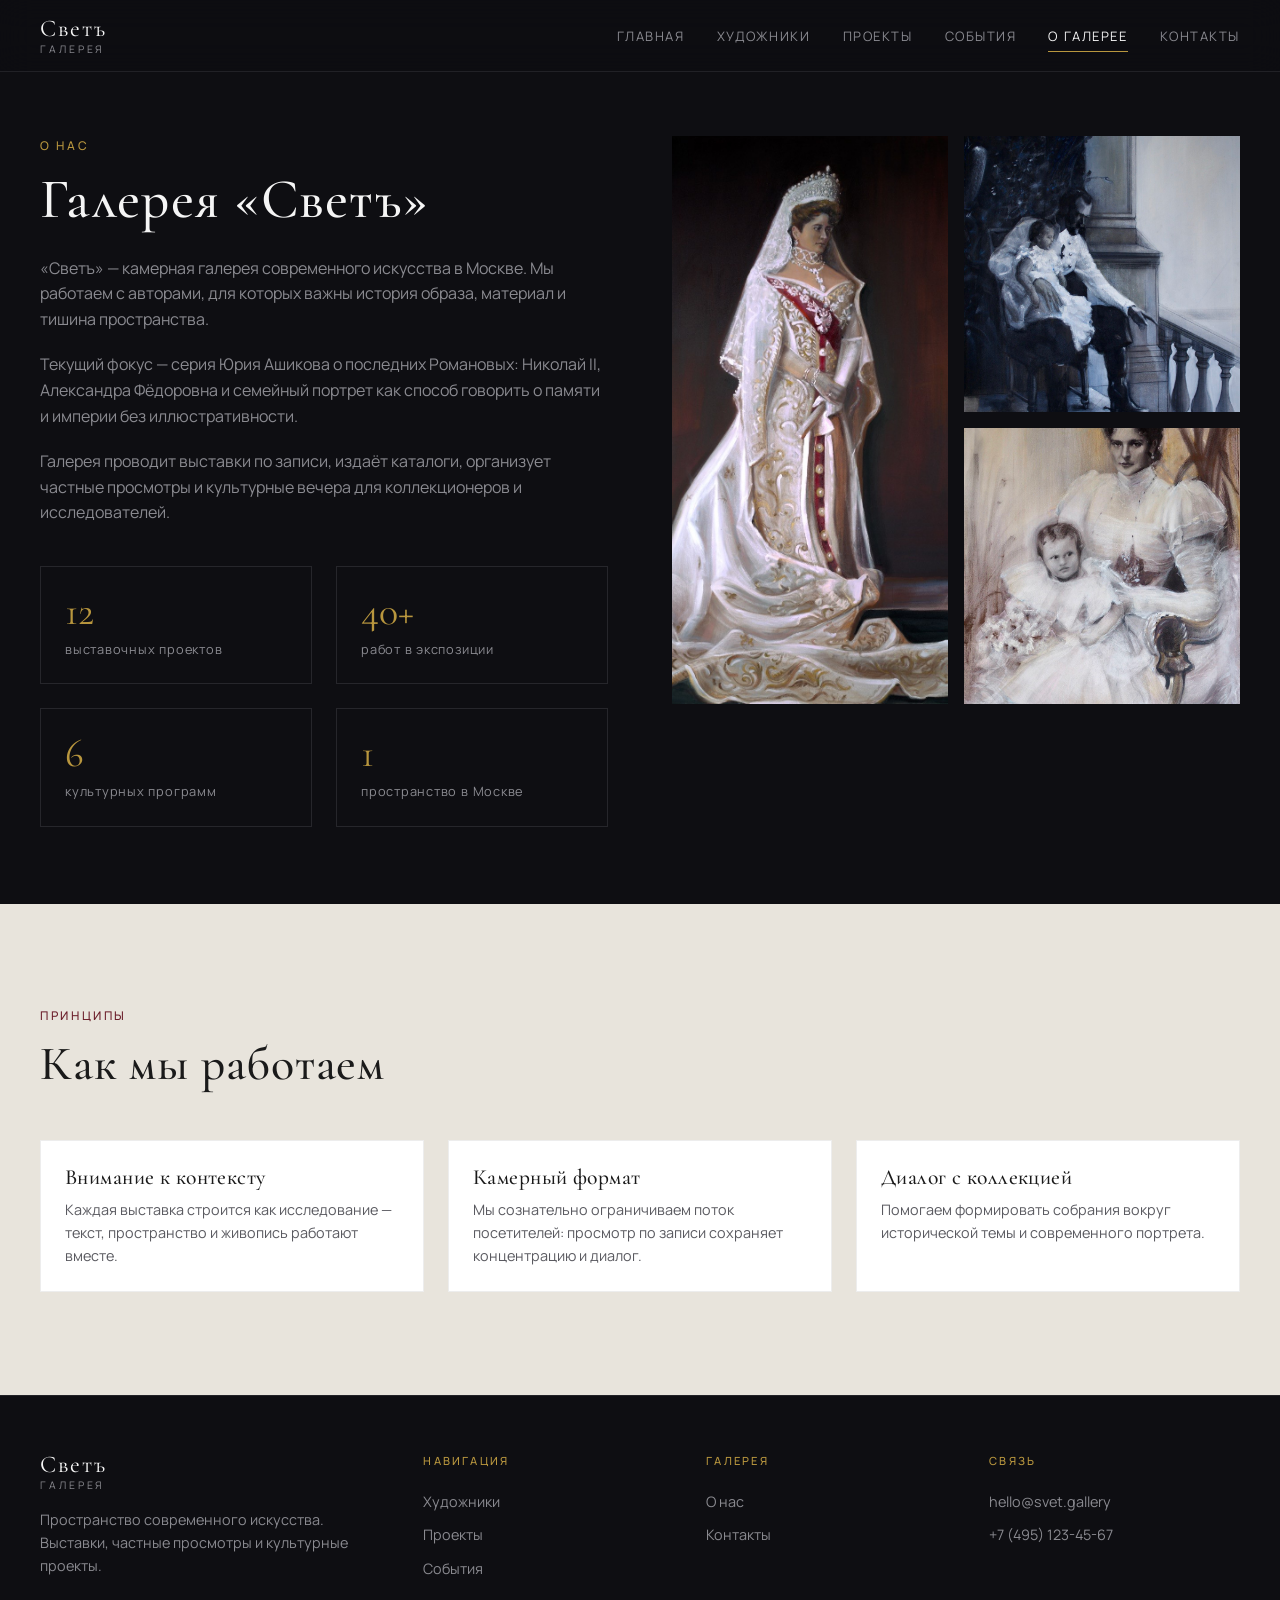
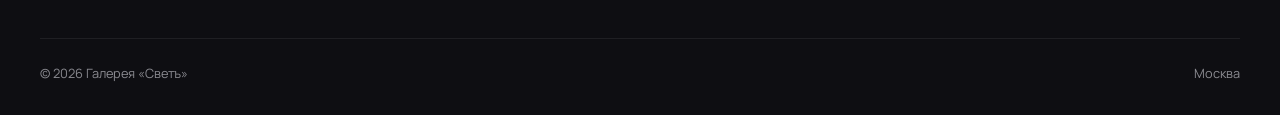
<file: about.html>
<!DOCTYPE html>
<html lang="ru">
<head>
  <meta charset="UTF-8" />
  <meta name="viewport" content="width=device-width, initial-scale=1" />
  <title>О галерее — Галерея Светъ</title>
  <meta name="description" content="О галерее Светъ — пространство современного искусства в Москве." />
  <link rel="preconnect" href="https://fonts.googleapis.com" />
  <link rel="preconnect" href="https://fonts.gstatic.com" crossorigin />
  <link href="https://fonts.googleapis.com/css2?family=Cormorant+Garamond:ital,wght@0,400;0,500;0,600;1,400&family=Manrope:wght@300;400;500;600&display=swap" rel="stylesheet" />
  <link rel="stylesheet" href="css/styles.css" />
</head>
<body>
  <header class="site-header">
    <div class="container nav">
      <a href="index.html" class="logo">Светъ<span>галерея</span></a>
      <button class="nav-toggle" aria-label="Меню" aria-expanded="false"><span></span><span></span><span></span></button>
      <nav class="nav-links" aria-label="Основная навигация">
        <a href="index.html">Главная</a>
        <a href="artists.html">Художники</a>
        <a href="projects.html">Проекты</a>
        <a href="events.html">События</a>
        <a href="about.html">О галерее</a>
        <a href="contact.html">Контакты</a>
      </nav>
    </div>
  </header>

  <main>
    <div class="container about-layout">
      <div>
        <p class="eyebrow">О нас</p>
        <h1>Галерея «Светъ»</h1>
        <div class="prose">
          <p>«Светъ» — камерная галерея современного искусства в Москве. Мы работаем с авторами, для которых важны история образа, материал и тишина пространства.</p>
          <p>Текущий фокус — серия Юрия Ашикова о последних Романовых: Николай II, Александра Фёдоровна и семейный портрет как способ говорить о памяти и империи без иллюстративности.</p>
          <p>Галерея проводит выставки по записи, издаёт каталоги, организует частные просмотры и культурные вечера для коллекционеров и исследователей.</p>
        </div>
        <div class="stats">
          <div class="stat"><div class="num">12</div><div class="label">выставочных проектов</div></div>
          <div class="stat"><div class="num">40+</div><div class="label">работ в экспозиции</div></div>
          <div class="stat"><div class="num">6</div><div class="label">культурных программ</div></div>
          <div class="stat"><div class="num">1</div><div class="label">пространство в Москве</div></div>
        </div>
      </div>
      <div class="about-visual">
        <figure class="tall"><img src="works/01-alexandra-court.jpg" alt="Экспозиция" /></figure>
        <figure class="sq"><img src="works/04-series-grid-b.jpg" alt="Деталь серии" /></figure>
        <figure class="sq"><img src="works/05-alexandra-child.jpg" alt="Работа из серии" /></figure>
      </div>
    </div>

    <section class="section section-ivory mt-section">
      <div class="container">
        <div class="section-head">
          <p class="eyebrow">Принципы</p>
          <h2 class="section-title">Как мы работаем</h2>
        </div>
        <div class="card-grid">
          <div class="card">
            <div class="card-body">
              <h3>Внимание к контексту</h3>
              <p>Каждая выставка строится как исследование — текст, пространство и живопись работают вместе.</p>
            </div>
          </div>
          <div class="card">
            <div class="card-body">
              <h3>Камерный формат</h3>
              <p>Мы сознательно ограничиваем поток посетителей: просмотр по записи сохраняет концентрацию и диалог.</p>
            </div>
          </div>
          <div class="card">
            <div class="card-body">
              <h3>Диалог с коллекцией</h3>
              <p>Помогаем формировать собрания вокруг исторической темы и современного портрета.</p>
            </div>
          </div>
        </div>
      </div>
    </section>
  </main>

  <footer class="site-footer">
    <div class="container">
      <div class="footer-grid">
        <div class="footer-brand">
          <div class="logo">Светъ<span>галерея</span></div>
          <p>Пространство современного искусства. Выставки, частные просмотры и культурные проекты.</p>
        </div>
        <div class="footer-col">
          <h4>Навигация</h4>
          <a href="artists.html">Художники</a>
          <a href="projects.html">Проекты</a>
          <a href="events.html">События</a>
        </div>
        <div class="footer-col">
          <h4>Галерея</h4>
          <a href="about.html">О нас</a>
          <a href="contact.html">Контакты</a>
        </div>
        <div class="footer-col">
          <h4>Связь</h4>
          <a href="mailto:hello@svet.gallery">hello@svet.gallery</a>
          <a href="tel:+74951234567">+7 (495) 123-45-67</a>
        </div>
      </div>
      <div class="footer-bottom">
        <span>© 2026 Галерея «Светъ»</span>
        <span>Москва</span>
      </div>
    </div>
  </footer>
  <script src="js/main.js"></script>
</body>
</html>
</file>
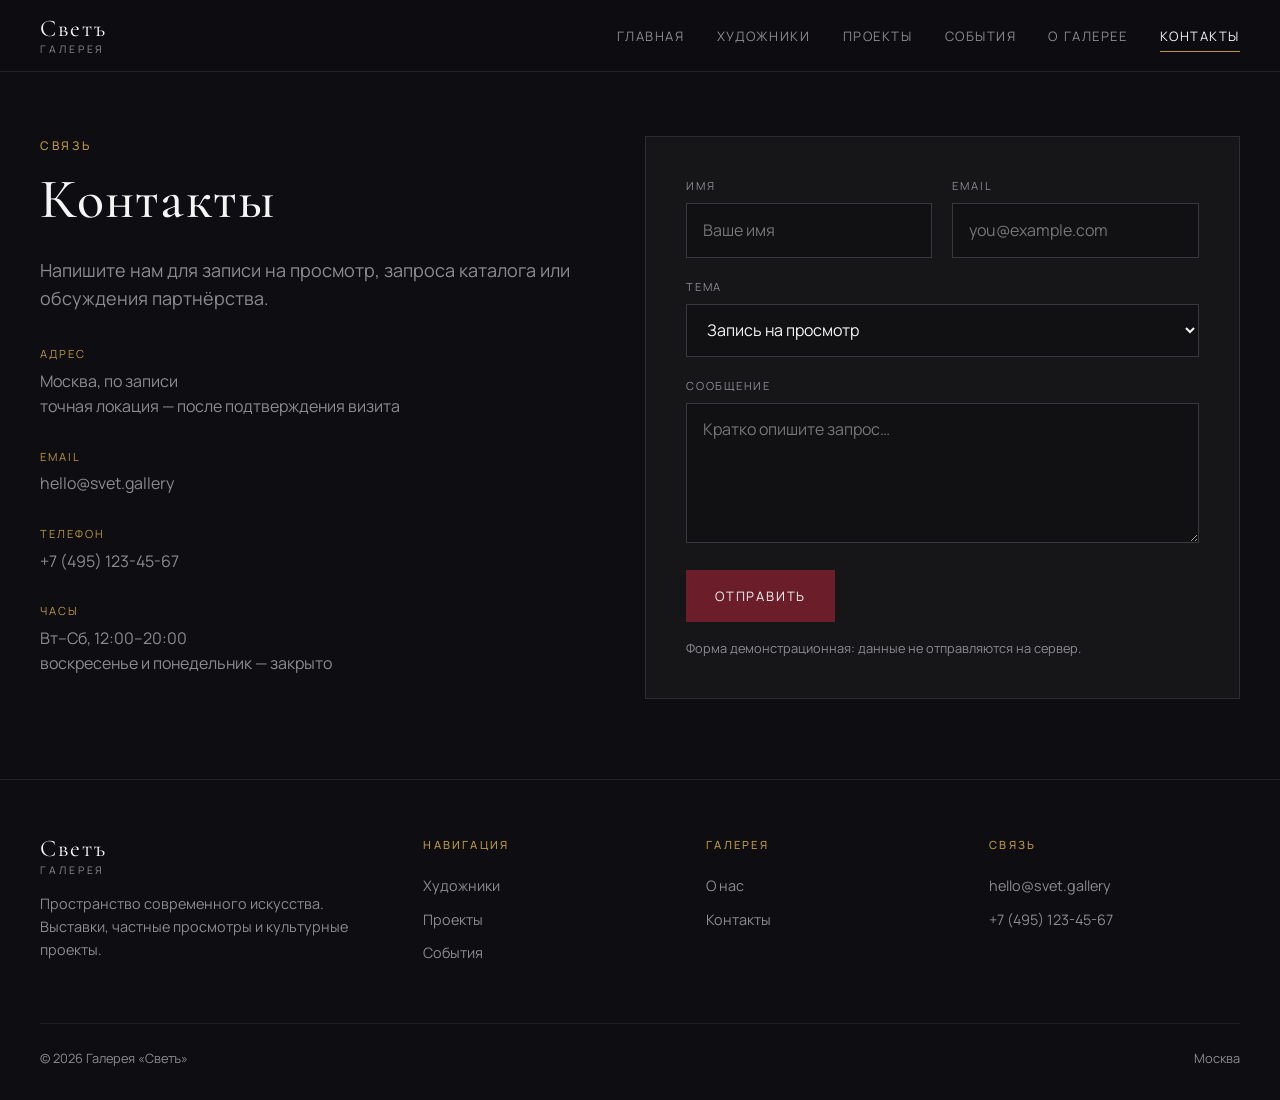
<file: contact.html>
<!DOCTYPE html>
<html lang="ru">
<head>
  <meta charset="UTF-8" />
  <meta name="viewport" content="width=device-width, initial-scale=1" />
  <title>Контакты — Галерея Светъ</title>
  <meta name="description" content="Связаться с галереей Светъ: запись на просмотр, запрос каталога, партнёрство." />
  <link rel="preconnect" href="https://fonts.googleapis.com" />
  <link rel="preconnect" href="https://fonts.gstatic.com" crossorigin />
  <link href="https://fonts.googleapis.com/css2?family=Cormorant+Garamond:ital,wght@0,400;0,500;0,600;1,400&family=Manrope:wght@300;400;500;600&display=swap" rel="stylesheet" />
  <link rel="stylesheet" href="css/styles.css" />
</head>
<body>
  <header class="site-header">
    <div class="container nav">
      <a href="index.html" class="logo">Светъ<span>галерея</span></a>
      <button class="nav-toggle" aria-label="Меню" aria-expanded="false"><span></span><span></span><span></span></button>
      <nav class="nav-links" aria-label="Основная навигация">
        <a href="index.html">Главная</a>
        <a href="artists.html">Художники</a>
        <a href="projects.html">Проекты</a>
        <a href="events.html">События</a>
        <a href="about.html">О галерее</a>
        <a href="contact.html">Контакты</a>
      </nav>
    </div>
  </header>

  <main>
    <div class="container contact-layout">
      <div>
        <p class="eyebrow">Связь</p>
        <h1>Контакты</h1>
        <p class="lead">Напишите нам для записи на просмотр, запроса каталога или обсуждения партнёрства.</p>
        <dl class="contact-details">
          <div>
            <dt>Адрес</dt>
            <dd>Москва, по записи<br />точная локация — после подтверждения визита</dd>
          </div>
          <div>
            <dt>Email</dt>
            <dd><a href="mailto:hello@svet.gallery">hello@svet.gallery</a></dd>
          </div>
          <div>
            <dt>Телефон</dt>
            <dd><a href="tel:+74951234567">+7 (495) 123-45-67</a></dd>
          </div>
          <div>
            <dt>Часы</dt>
            <dd>Вт–Сб, 12:00–20:00<br />воскресенье и понедельник — закрыто</dd>
          </div>
        </dl>
      </div>

      <div class="contact-form">
        <div class="form-success" id="form-success" role="status"></div>
        <form id="contact-form" novalidate>
          <div class="form-row">
            <div class="field">
              <label for="name">Имя</label>
              <input id="name" name="name" type="text" required autocomplete="name" placeholder="Ваше имя" />
            </div>
            <div class="field">
              <label for="email">Email</label>
              <input id="email" name="email" type="email" required autocomplete="email" placeholder="you@example.com" />
            </div>
          </div>
          <div class="field">
            <label for="topic">Тема</label>
            <select id="topic" name="topic">
              <option value="visit">Запись на просмотр</option>
              <option value="catalog">Запрос каталога</option>
              <option value="event">Событие / приглашение</option>
              <option value="partner">Партнёрство</option>
              <option value="other">Другое</option>
            </select>
          </div>
          <div class="field">
            <label for="message">Сообщение</label>
            <textarea id="message" name="message" required placeholder="Кратко опишите запрос…"></textarea>
          </div>
          <button type="submit" class="btn btn-primary">Отправить</button>
          <p class="form-note">Форма демонстрационная: данные не отправляются на сервер.</p>
        </form>
      </div>
    </div>
  </main>

  <footer class="site-footer">
    <div class="container">
      <div class="footer-grid">
        <div class="footer-brand">
          <div class="logo">Светъ<span>галерея</span></div>
          <p>Пространство современного искусства. Выставки, частные просмотры и культурные проекты.</p>
        </div>
        <div class="footer-col">
          <h4>Навигация</h4>
          <a href="artists.html">Художники</a>
          <a href="projects.html">Проекты</a>
          <a href="events.html">События</a>
        </div>
        <div class="footer-col">
          <h4>Галерея</h4>
          <a href="about.html">О нас</a>
          <a href="contact.html">Контакты</a>
        </div>
        <div class="footer-col">
          <h4>Связь</h4>
          <a href="mailto:hello@svet.gallery">hello@svet.gallery</a>
          <a href="tel:+74951234567">+7 (495) 123-45-67</a>
        </div>
      </div>
      <div class="footer-bottom">
        <span>© 2026 Галерея «Светъ»</span>
        <span>Москва</span>
      </div>
    </div>
  </footer>
  <script src="js/main.js"></script>
</body>
</html>
</file>
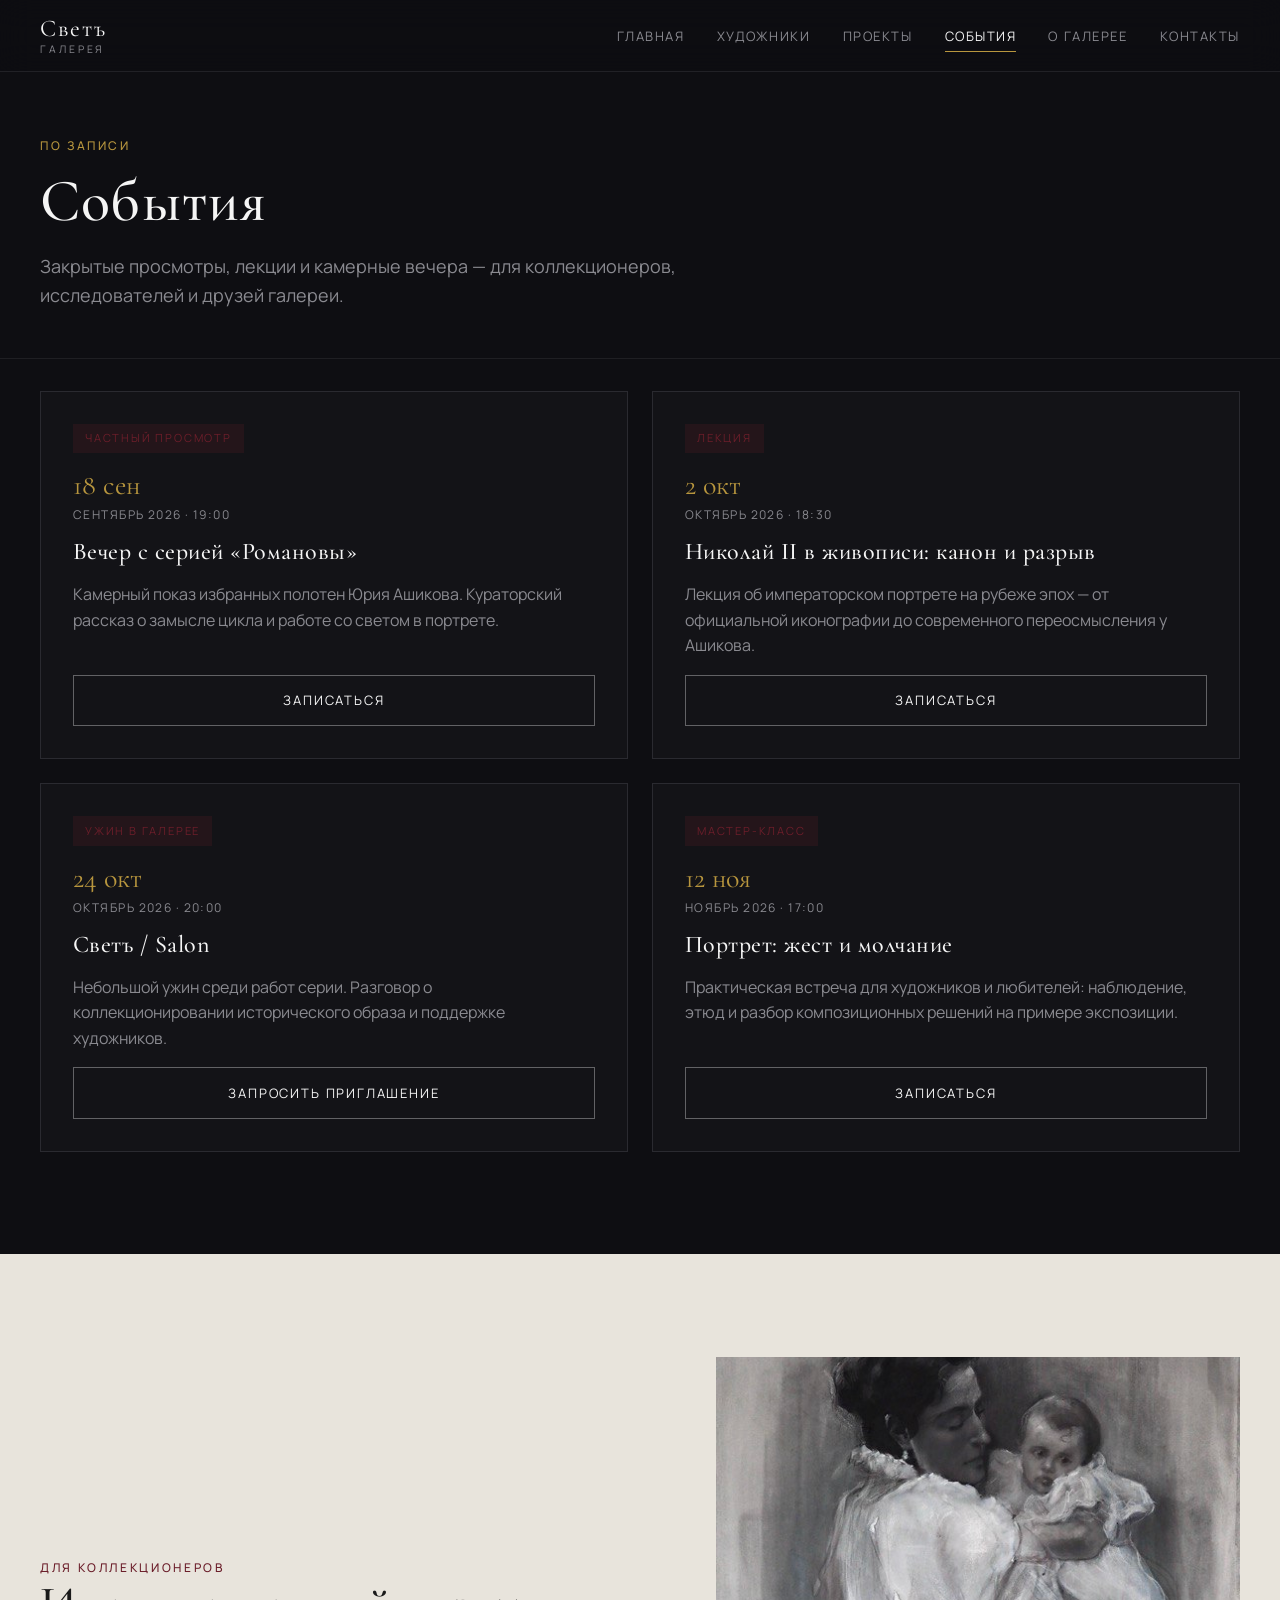
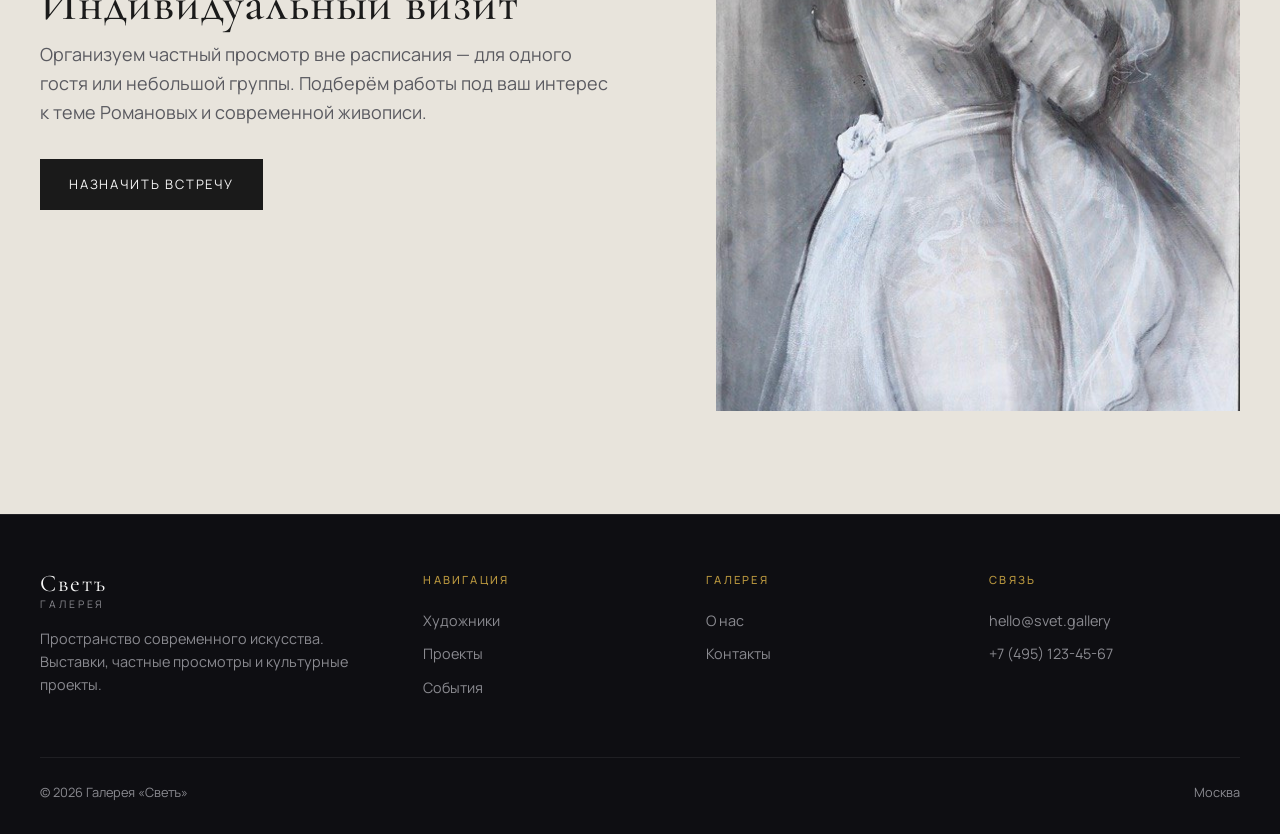
<file: events.html>
<!DOCTYPE html>
<html lang="ru">
<head>
  <meta charset="UTF-8" />
  <meta name="viewport" content="width=device-width, initial-scale=1" />
  <title>События — Галерея Светъ</title>
  <meta name="description" content="Частные культурные события галереи Светъ: просмотры, лекции, камерные вечера." />
  <link rel="preconnect" href="https://fonts.googleapis.com" />
  <link rel="preconnect" href="https://fonts.gstatic.com" crossorigin />
  <link href="https://fonts.googleapis.com/css2?family=Cormorant+Garamond:ital,wght@0,400;0,500;0,600;1,400&family=Manrope:wght@300;400;500;600&display=swap" rel="stylesheet" />
  <link rel="stylesheet" href="css/styles.css" />
</head>
<body>
  <header class="site-header">
    <div class="container nav">
      <a href="index.html" class="logo">Светъ<span>галерея</span></a>
      <button class="nav-toggle" aria-label="Меню" aria-expanded="false"><span></span><span></span><span></span></button>
      <nav class="nav-links" aria-label="Основная навигация">
        <a href="index.html">Главная</a>
        <a href="artists.html">Художники</a>
        <a href="projects.html">Проекты</a>
        <a href="events.html">События</a>
        <a href="about.html">О галерее</a>
        <a href="contact.html">Контакты</a>
      </nav>
    </div>
  </header>

  <main>
    <header class="page-hero">
      <div class="container">
        <p class="eyebrow">По записи</p>
        <h1>События</h1>
        <p class="lead">Закрытые просмотры, лекции и камерные вечера — для коллекционеров, исследователей и друзей галереи.</p>
      </div>
    </header>

    <section class="section" style="padding-top: 2rem;">
      <div class="container">
        <div class="event-grid">
          <article class="event-card">
            <span class="event-tag">Частный просмотр</span>
            <div class="date">18 сен<small>сентябрь 2026 · 19:00</small></div>
            <h3>Вечер с серией «Романовы»</h3>
            <p>Камерный показ избранных полотен Юрия Ашикова. Кураторский рассказ о замысле цикла и работе со светом в портрете.</p>
            <a class="btn btn-ghost" href="contact.html">Записаться</a>
          </article>
          <article class="event-card">
            <span class="event-tag">Лекция</span>
            <div class="date">2 окт<small>октябрь 2026 · 18:30</small></div>
            <h3>Николай II в живописи: канон и разрыв</h3>
            <p>Лекция об императорском портрете на рубеже эпох — от официальной иконографии до современного переосмысления у Ашикова.</p>
            <a class="btn btn-ghost" href="contact.html">Записаться</a>
          </article>
          <article class="event-card">
            <span class="event-tag">Ужин в галерее</span>
            <div class="date">24 окт<small>октябрь 2026 · 20:00</small></div>
            <h3>Светъ / Salon</h3>
            <p>Небольшой ужин среди работ серии. Разговор о коллекционировании исторического образа и поддержке художников.</p>
            <a class="btn btn-ghost" href="contact.html">Запросить приглашение</a>
          </article>
          <article class="event-card">
            <span class="event-tag">Мастер-класс</span>
            <div class="date">12 ноя<small>ноябрь 2026 · 17:00</small></div>
            <h3>Портрет: жест и молчание</h3>
            <p>Практическая встреча для художников и любителей: наблюдение, этюд и разбор композиционных решений на примере экспозиции.</p>
            <a class="btn btn-ghost" href="contact.html">Записаться</a>
          </article>
        </div>
      </div>
    </section>

    <section class="section section-ivory">
      <div class="container" style="display:grid;grid-template-columns:1.2fr 1fr;gap:3rem;align-items:center;">
        <div>
          <p class="eyebrow">Для коллекционеров</p>
          <h2 class="section-title">Индивидуальный визит</h2>
          <p class="lead" style="margin-bottom:2rem;">Организуем частный просмотр вне расписания — для одного гостя или небольшой группы. Подберём работы под ваш интерес к теме Романовых и современной живописи.</p>
          <a class="btn btn-dark" href="contact.html">Назначить встречу</a>
        </div>
        <div style="aspect-ratio:4/5;overflow:hidden;background:#1a1a1f;">
          <img src="works/06-mother-infant.jpg" alt="Пространство галереи" style="width:100%;height:100%;object-fit:cover;" />
        </div>
      </div>
    </section>
  </main>

  <footer class="site-footer">
    <div class="container">
      <div class="footer-grid">
        <div class="footer-brand">
          <div class="logo">Светъ<span>галерея</span></div>
          <p>Пространство современного искусства. Выставки, частные просмотры и культурные проекты.</p>
        </div>
        <div class="footer-col">
          <h4>Навигация</h4>
          <a href="artists.html">Художники</a>
          <a href="projects.html">Проекты</a>
          <a href="events.html">События</a>
        </div>
        <div class="footer-col">
          <h4>Галерея</h4>
          <a href="about.html">О нас</a>
          <a href="contact.html">Контакты</a>
        </div>
        <div class="footer-col">
          <h4>Связь</h4>
          <a href="mailto:hello@svet.gallery">hello@svet.gallery</a>
          <a href="tel:+74951234567">+7 (495) 123-45-67</a>
        </div>
      </div>
      <div class="footer-bottom">
        <span>© 2026 Галерея «Светъ»</span>
        <span>Москва</span>
      </div>
    </div>
  </footer>
  <script src="js/main.js"></script>
</body>
</html>
</file>
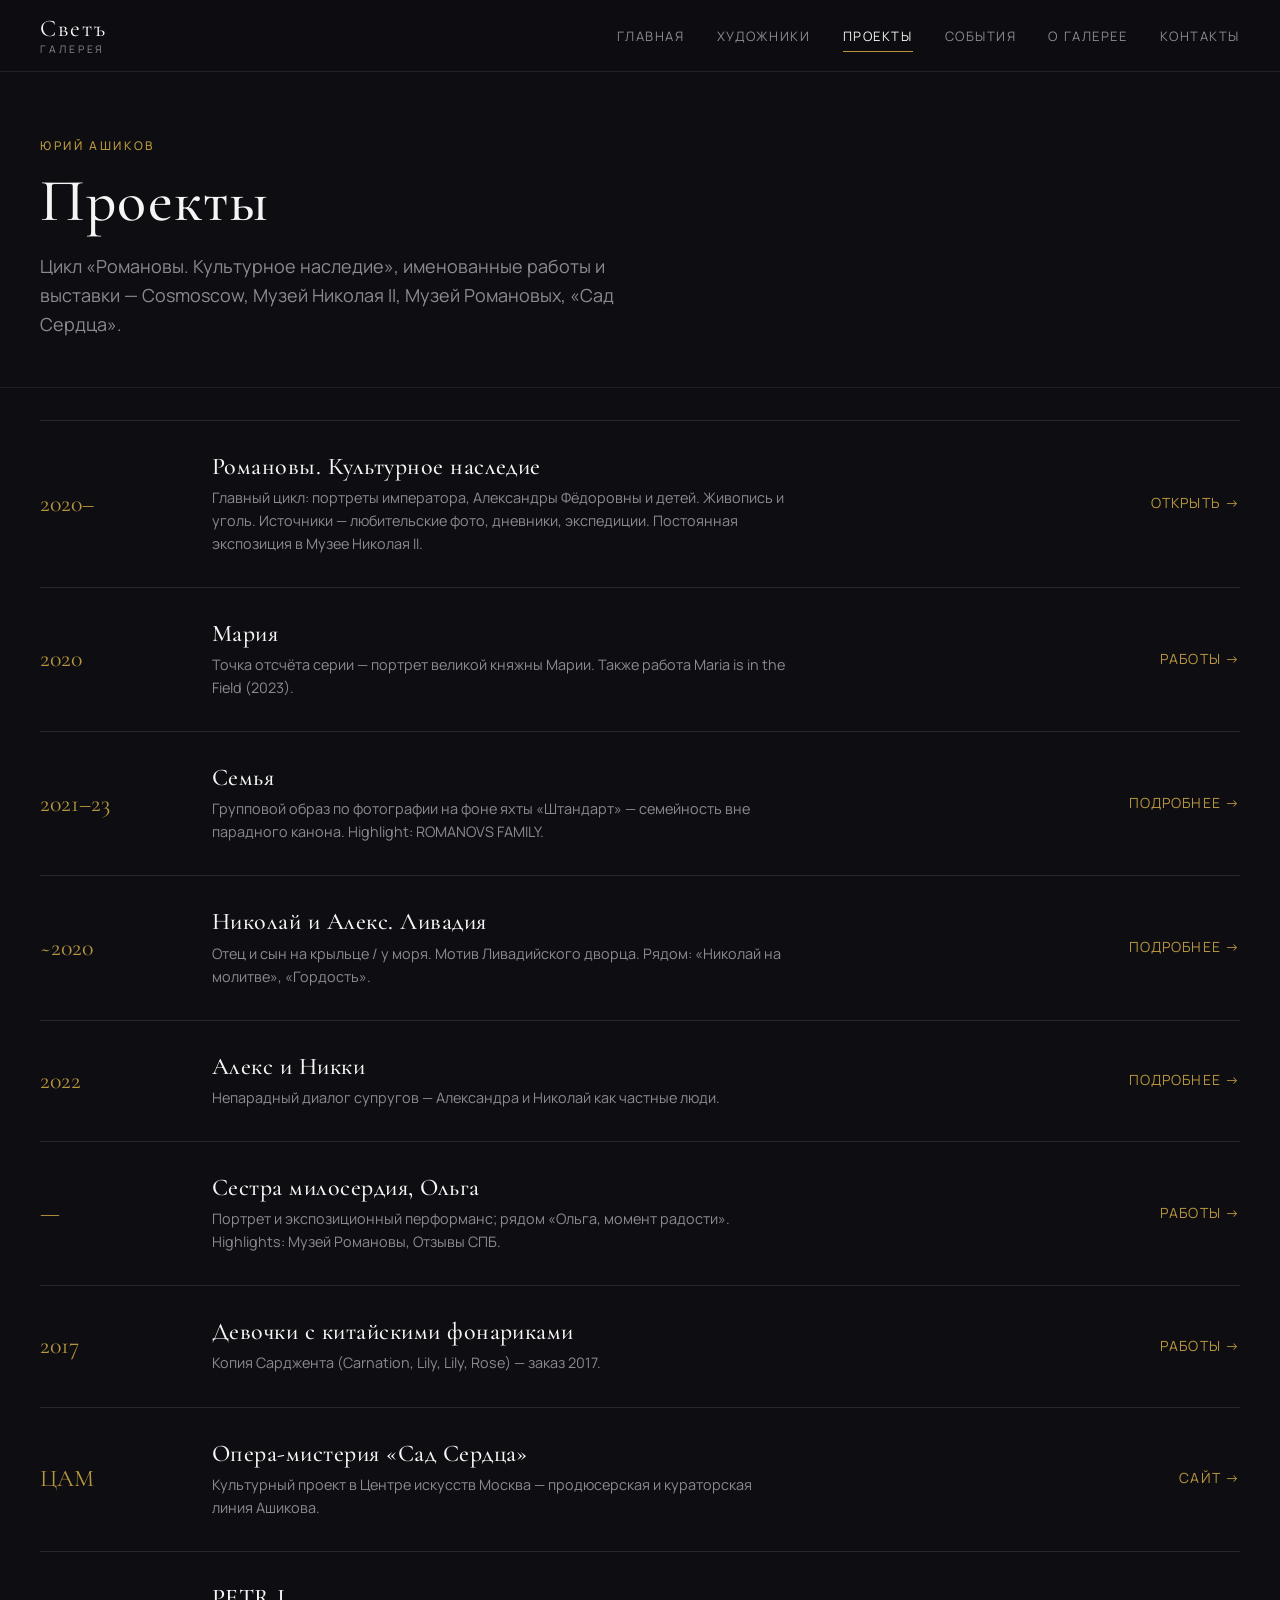
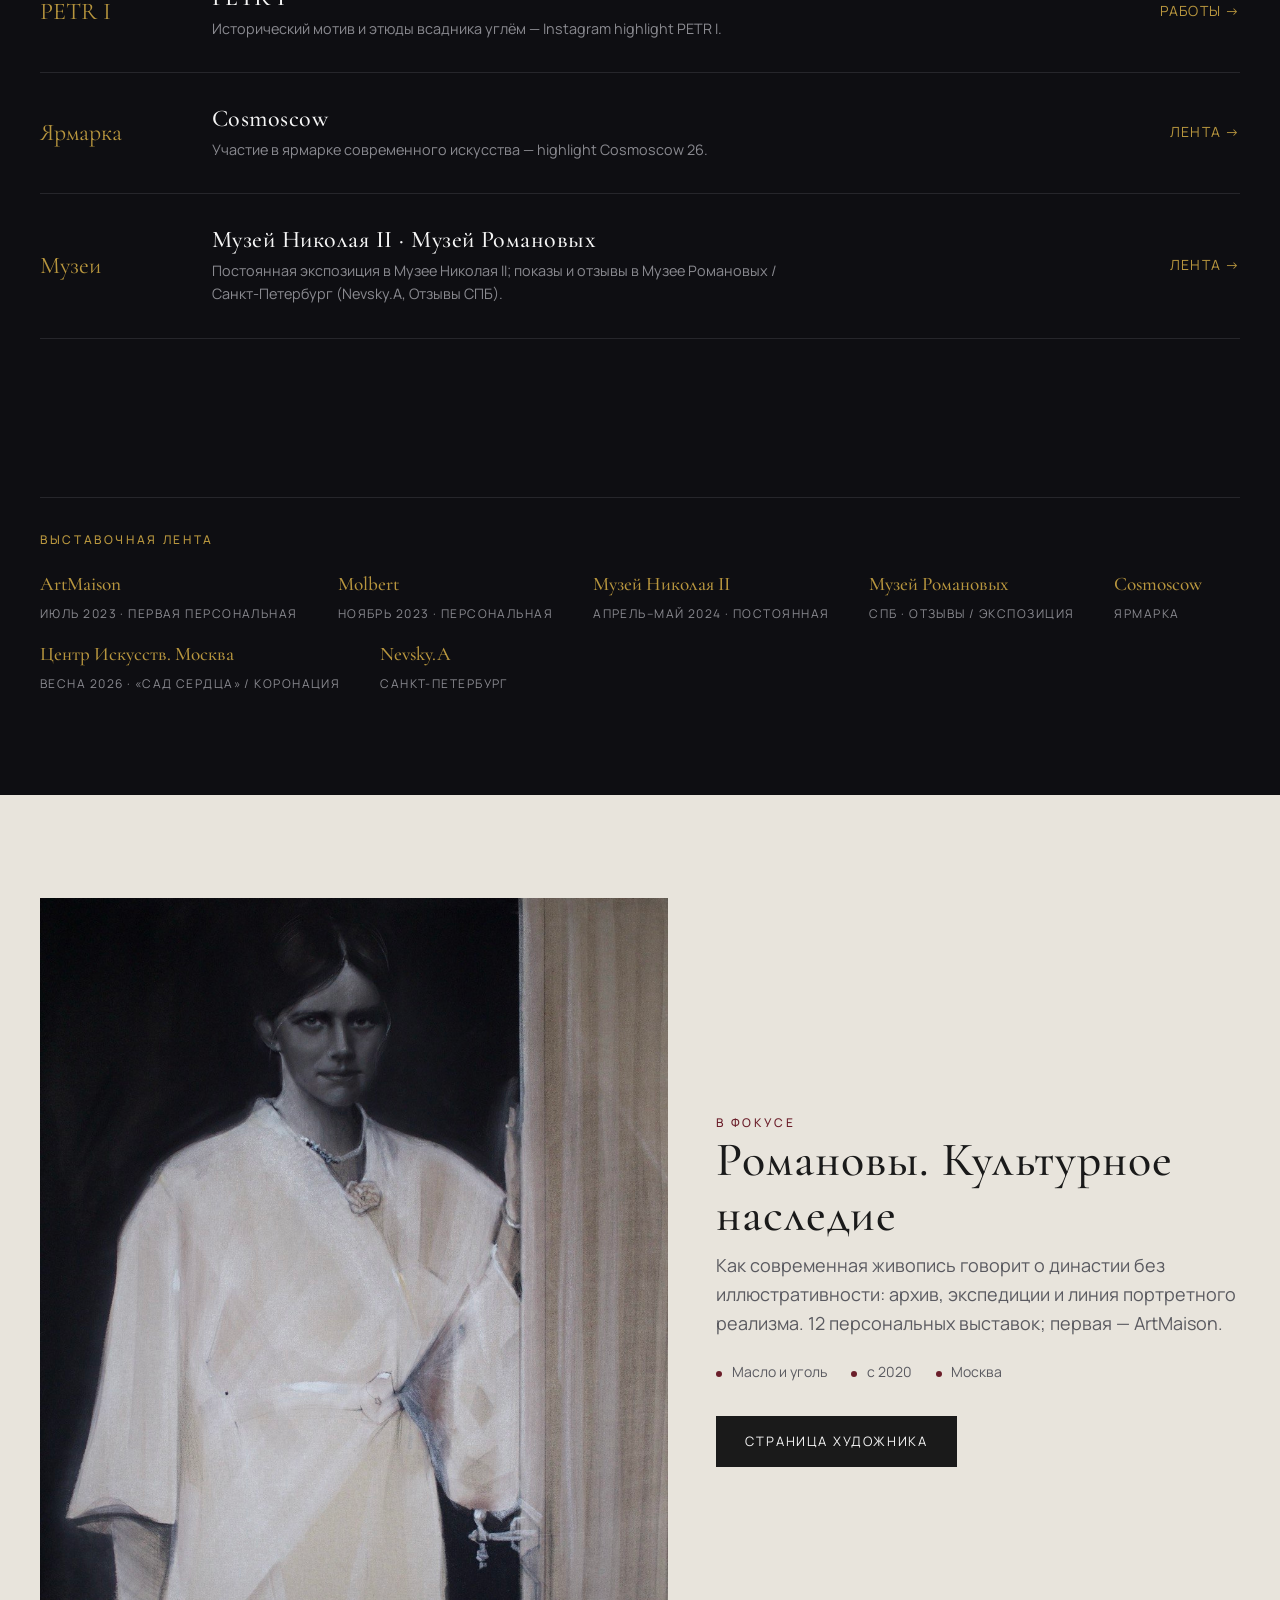
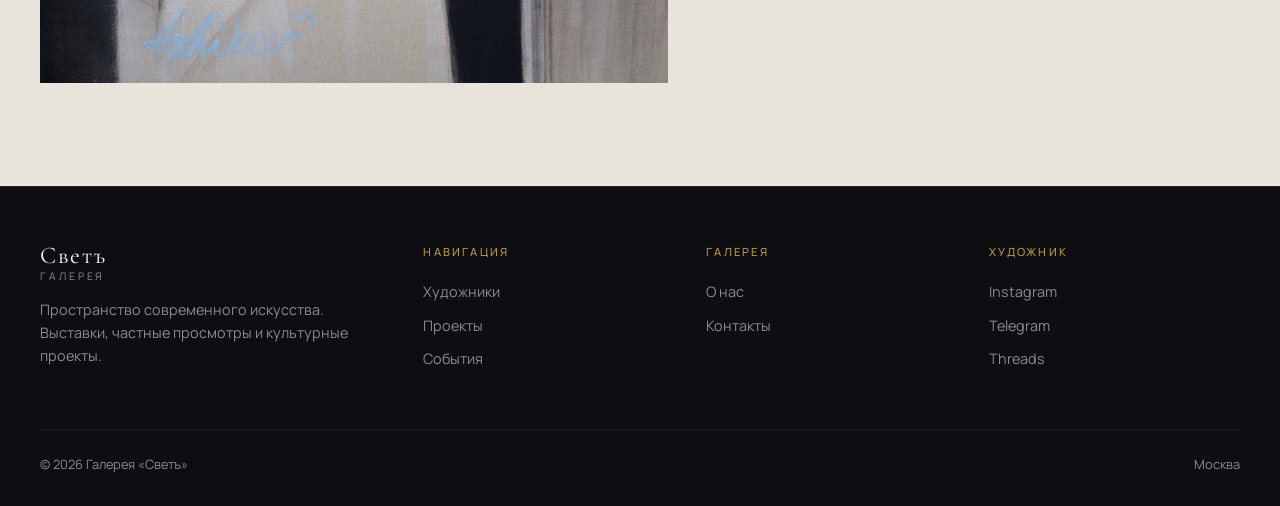
<file: projects.html>
<!DOCTYPE html>
<html lang="ru">
<head>
  <meta charset="UTF-8" />
  <meta name="viewport" content="width=device-width, initial-scale=1" />
  <title>Проекты — Галерея Светъ</title>
  <meta name="description" content="Проекты Юрия Ашикова: Романовы. Культурное наследие, Cosmoscow, Музей Николая II, «Сад Сердца», PETR I." />
  <link rel="preconnect" href="https://fonts.googleapis.com" />
  <link rel="preconnect" href="https://fonts.gstatic.com" crossorigin />
  <link href="https://fonts.googleapis.com/css2?family=Cormorant+Garamond:ital,wght@0,400;0,500;0,600;1,400&family=Manrope:wght@300;400;500;600&display=swap" rel="stylesheet" />
  <link rel="stylesheet" href="css/styles.css" />
</head>
<body>
  <header class="site-header">
    <div class="container nav">
      <a href="index.html" class="logo">Светъ<span>галерея</span></a>
      <button class="nav-toggle" aria-label="Меню" aria-expanded="false"><span></span><span></span><span></span></button>
      <nav class="nav-links" aria-label="Основная навигация">
        <a href="index.html">Главная</a>
        <a href="artists.html">Художники</a>
        <a href="projects.html" class="active">Проекты</a>
        <a href="events.html">События</a>
        <a href="about.html">О галерее</a>
        <a href="contact.html">Контакты</a>
      </nav>
    </div>
  </header>

  <main>
    <header class="page-hero">
      <div class="container">
        <p class="eyebrow">Юрий Ашиков</p>
        <h1>Проекты</h1>
        <p class="lead">Цикл «Романовы. Культурное наследие», именованные работы и выставки — Cosmoscow, Музей Николая II, Музей Романовых, «Сад Сердца».</p>
      </div>
    </header>

    <section class="section" style="padding-top: 2rem;">
      <div class="container">
        <div class="project-list">
          <article class="project-row">
            <div class="year">2020–</div>
            <div>
              <h3>Романовы. Культурное наследие</h3>
              <p>Главный цикл: портреты императора, Александры Фёдоровны и детей. Живопись и уголь. Источники — любительские фото, дневники, экспедиции. Постоянная экспозиция в Музее Николая II.</p>
            </div>
            <a class="link-gold arrow" href="artists.html#artist-projects">Открыть →</a>
          </article>
          <article class="project-row">
            <div class="year">2020</div>
            <div>
              <h3>Мария</h3>
              <p>Точка отсчёта серии — портрет великой княжны Марии. Также работа Maria is in the Field (2023).</p>
            </div>
            <a class="link-gold arrow" href="artists.html#artist-works">Работы →</a>
          </article>
          <article class="project-row">
            <div class="year">2021–23</div>
            <div>
              <h3>Семья</h3>
              <p>Групповой образ по фотографии на фоне яхты «Штандарт» — семейность вне парадного канона. Highlight: ROMANOVS FAMILY.</p>
            </div>
            <a class="link-gold arrow" href="artists.html#artist-projects">Подробнее →</a>
          </article>
          <article class="project-row">
            <div class="year">~2020</div>
            <div>
              <h3>Николай и Алекс. Ливадия</h3>
              <p>Отец и сын на крыльце / у моря. Мотив Ливадийского дворца. Рядом: «Николай на молитве», «Гордость».</p>
            </div>
            <a class="link-gold arrow" href="artists.html#artist-projects">Подробнее →</a>
          </article>
          <article class="project-row">
            <div class="year">2022</div>
            <div>
              <h3>Алекс и Никки</h3>
              <p>Непарадный диалог супругов — Александра и Николай как частные люди.</p>
            </div>
            <a class="link-gold arrow" href="artists.html#artist-projects">Подробнее →</a>
          </article>
          <article class="project-row">
            <div class="year">—</div>
            <div>
              <h3>Сестра милосердия, Ольга</h3>
              <p>Портрет и экспозиционный перформанс; рядом «Ольга, момент радости». Highlights: Музей Романовы, Отзывы СПБ.</p>
            </div>
            <a class="link-gold arrow" href="artists.html#artist-works">Работы →</a>
          </article>
          <article class="project-row">
            <div class="year">2017</div>
            <div>
              <h3>Девочки с китайскими фонариками</h3>
              <p>Копия Сарджента (Carnation, Lily, Lily, Rose) — заказ 2017.</p>
            </div>
            <a class="link-gold arrow" href="artists.html#artist-works">Работы →</a>
          </article>
          <article class="project-row">
            <div class="year">ЦАМ</div>
            <div>
              <h3>Опера-мистерия «Сад Сердца»</h3>
              <p>Культурный проект в Центре искусств Москва — продюсерская и кураторская линия Ашикова.</p>
            </div>
            <a class="link-gold arrow" href="https://artcentre.moscow/project/romanovs-ashikov/" target="_blank" rel="noopener">Сайт →</a>
          </article>
          <article class="project-row">
            <div class="year">PETR I</div>
            <div>
              <h3>PETR I</h3>
              <p>Исторический мотив и этюды всадника углём — Instagram highlight PETR I.</p>
            </div>
            <a class="link-gold arrow" href="artists.html#artist-works">Работы →</a>
          </article>
          <article class="project-row">
            <div class="year">Ярмарка</div>
            <div>
              <h3>Cosmoscow</h3>
              <p>Участие в ярмарке современного искусства — highlight Cosmoscow 26.</p>
            </div>
            <a class="link-gold arrow" href="artists.html#artist-projects">Лента →</a>
          </article>
          <article class="project-row">
            <div class="year">Музеи</div>
            <div>
              <h3>Музей Николая II · Музей Романовых</h3>
              <p>Постоянная экспозиция в Музее Николая II; показы и отзывы в Музее Романовых / Санкт-Петербург (Nevsky.A, Отзывы СПБ).</p>
            </div>
            <a class="link-gold arrow" href="artists.html#artist-projects">Лента →</a>
          </article>
        </div>
      </div>
    </section>

    <section class="section" style="padding-top: 0;">
      <div class="container">
        <div class="exhibition-strip">
          <p class="eyebrow">Выставочная лента</p>
          <ul class="exhibition-list">
            <li><strong>ArtMaison</strong> <span>июль 2023 · первая персональная</span></li>
            <li><strong>Molbert</strong> <span>ноябрь 2023 · персональная</span></li>
            <li><strong>Музей Николая II</strong> <span>апрель–май 2024 · постоянная</span></li>
            <li><strong>Музей Романовых</strong> <span>СПб · отзывы / экспозиция</span></li>
            <li><strong>Cosmoscow</strong> <span>ярмарка</span></li>
            <li><strong>Центр Искусств. Москва</strong> <span>весна 2026 · «Сад Сердца» / коронация</span></li>
            <li><strong>Nevsky.A</strong> <span>Санкт-Петербург</span></li>
          </ul>
        </div>
      </div>
    </section>

    <section class="section section-ivory">
      <div class="container">
        <div class="featured">
          <div class="featured-media">
            <img src="works/03-series-grid-a.jpg" alt="Романовы. Культурное наследие" />
          </div>
          <div class="featured-body">
            <p class="eyebrow">В фокусе</p>
            <h2 class="section-title">Романовы. Культурное наследие</h2>
            <p class="lead">Как современная живопись говорит о династии без иллюстративности: архив, экспедиции и линия портретного реализма. 12 персональных выставок; первая — ArtMaison.</p>
            <div class="meta">
              <span>Масло и уголь</span>
              <span>с 2020</span>
              <span>Москва</span>
            </div>
            <a class="btn btn-dark" href="artists.html">Страница художника</a>
          </div>
        </div>
      </div>
    </section>
  </main>

  <footer class="site-footer">
    <div class="container">
      <div class="footer-grid">
        <div class="footer-brand">
          <div class="logo">Светъ<span>галерея</span></div>
          <p>Пространство современного искусства. Выставки, частные просмотры и культурные проекты.</p>
        </div>
        <div class="footer-col">
          <h4>Навигация</h4>
          <a href="artists.html">Художники</a>
          <a href="projects.html">Проекты</a>
          <a href="events.html">События</a>
        </div>
        <div class="footer-col">
          <h4>Галерея</h4>
          <a href="about.html">О нас</a>
          <a href="contact.html">Контакты</a>
        </div>
        <div class="footer-col">
          <h4>Художник</h4>
          <a href="https://www.instagram.com/artist_ashikov/" target="_blank" rel="noopener">Instagram</a>
          <a href="https://t.me/AshikovYuriy" target="_blank" rel="noopener">Telegram</a>
          <a href="https://www.threads.net/@artist_ashikov" target="_blank" rel="noopener">Threads</a>
        </div>
      </div>
      <div class="footer-bottom">
        <span>© 2026 Галерея «Светъ»</span>
        <span>Москва</span>
      </div>
    </div>
  </footer>
  <script src="js/main.js"></script>
</body>
</html>
</file>
<file: css/styles.css>
/* Галерея Светъ — site styles */
:root {
  --bg-deep: #0E0E12;
  --bg-mist: #B0B0B8;
  --surface-ivory: #E8E4DC;
  --text-light: #F5F5F5;
  --text-dark: #1A1A1A;
  --text-muted: #8A8A90;
  --accent-burgundy: #6B1E2A;
  --accent-gold: #B8963E;
  --font-serif: "Cormorant Garamond", "Times New Roman", Georgia, serif;
  --font-sans: "Manrope", "Helvetica Neue", Arial, sans-serif;
  --max: 1200px;
  --nav-h: 72px;
  --ease: cubic-bezier(0.22, 1, 0.36, 1);
}

*, *::before, *::after { box-sizing: border-box; margin: 0; padding: 0; }

html { scroll-behavior: smooth; }

body {
  font-family: var(--font-sans);
  background: var(--bg-deep);
  color: var(--text-light);
  line-height: 1.6;
  font-size: 16px;
  -webkit-font-smoothing: antialiased;
  min-height: 100vh;
}

img { max-width: 100%; display: block; height: auto; }
a { color: inherit; text-decoration: none; }
ul { list-style: none; }
button, input, textarea, select { font: inherit; color: inherit; }

.container {
  width: min(100% - 48px, var(--max));
  margin-inline: auto;
}

/* —— Typography —— */
h1, h2, h3, .serif {
  font-family: var(--font-serif);
  font-weight: 500;
  letter-spacing: 0.02em;
  line-height: 1.15;
}

.eyebrow {
  font-size: 0.75rem;
  letter-spacing: 0.22em;
  text-transform: uppercase;
  color: var(--accent-gold);
  font-weight: 500;
}

.lead {
  font-size: 1.125rem;
  color: var(--text-muted);
  max-width: 36rem;
}

.section-title {
  font-size: clamp(2rem, 4vw, 3rem);
  margin-bottom: 0.5rem;
}

.section-head {
  margin-bottom: 2.5rem;
  display: flex;
  flex-direction: column;
  gap: 0.75rem;
}

.section-head.row {
  flex-direction: row;
  justify-content: space-between;
  align-items: flex-end;
  gap: 1.5rem;
}

.link-gold {
  color: var(--accent-gold);
  font-size: 0.875rem;
  letter-spacing: 0.08em;
  text-transform: uppercase;
  border-bottom: 1px solid transparent;
  transition: border-color 0.3s var(--ease), color 0.3s;
}
.link-gold:hover { border-color: var(--accent-gold); }

/* —— Header / Nav —— */
.site-header {
  position: fixed;
  inset: 0 0 auto 0;
  height: var(--nav-h);
  z-index: 100;
  background: rgba(14, 14, 18, 0.85);
  backdrop-filter: blur(16px);
  border-bottom: 1px solid rgba(176, 176, 184, 0.12);
  transition: background 0.3s;
}

.nav {
  height: var(--nav-h);
  display: flex;
  align-items: center;
  justify-content: space-between;
  gap: 2rem;
}

.logo {
  font-family: var(--font-serif);
  font-size: 1.5rem;
  letter-spacing: 0.08em;
  display: flex;
  flex-direction: column;
  line-height: 1.1;
}
.logo span {
  font-family: var(--font-sans);
  font-size: 0.65rem;
  letter-spacing: 0.28em;
  text-transform: uppercase;
  color: var(--text-muted);
  margin-top: 2px;
}

.nav-links {
  display: flex;
  gap: 2rem;
  align-items: center;
}

.nav-links a {
  font-size: 0.8125rem;
  letter-spacing: 0.12em;
  text-transform: uppercase;
  color: var(--text-muted);
  transition: color 0.25s;
  position: relative;
}
.nav-links a:hover,
.nav-links a.active { color: var(--text-light); }
.nav-links a.active::after {
  content: "";
  position: absolute;
  left: 0; right: 0; bottom: -6px;
  height: 1px;
  background: var(--accent-gold);
}

.nav-toggle {
  display: none;
  background: none;
  border: 1px solid rgba(176, 176, 184, 0.3);
  color: var(--text-light);
  width: 44px; height: 44px;
  cursor: pointer;
  flex-direction: column;
  align-items: center;
  justify-content: center;
  gap: 5px;
}
.nav-toggle span {
  display: block;
  width: 18px; height: 1px;
  background: currentColor;
}

/* —— Buttons —— */
.btn {
  display: inline-flex;
  align-items: center;
  justify-content: center;
  gap: 0.5rem;
  padding: 0.9rem 1.75rem;
  font-size: 0.8125rem;
  letter-spacing: 0.14em;
  text-transform: uppercase;
  border: 1px solid transparent;
  cursor: pointer;
  transition: all 0.35s var(--ease);
}
.btn-primary {
  background: var(--accent-burgundy);
  color: var(--text-light);
  border-color: var(--accent-burgundy);
}
.btn-primary:hover {
  background: #821f30;
  border-color: #821f30;
}
.btn-ghost {
  background: transparent;
  border-color: rgba(245, 245, 245, 0.35);
  color: var(--text-light);
}
.btn-ghost:hover {
  border-color: var(--accent-gold);
  color: var(--accent-gold);
}
.btn-dark {
  background: var(--text-dark);
  color: var(--text-light);
  border-color: var(--text-dark);
}
.btn-dark:hover { background: #2a2a2a; }

/* —— Hero —— */
.hero {
  min-height: 100vh;
  padding-top: var(--nav-h);
  display: grid;
  grid-template-columns: 1.05fr 0.95fr;
  gap: 0;
  position: relative;
  overflow: hidden;
}

.hero-copy {
  display: flex;
  flex-direction: column;
  justify-content: center;
  padding: 4rem clamp(2rem, 5vw, 5rem);
  position: relative;
  z-index: 2;
}

.hero-copy .eyebrow { margin-bottom: 1.25rem; }

.hero-copy h1 {
  font-size: clamp(2.75rem, 6vw, 4.5rem);
  margin-bottom: 1.5rem;
  max-width: 14ch;
}

.hero-copy .lead { margin-bottom: 2.5rem; }

.hero-actions { display: flex; flex-wrap: wrap; gap: 1rem; }

.hero-visual {
  position: relative;
  min-height: 70vh;
  background: #16161c;
}

.hero-visual img {
  width: 100%;
  height: 100%;
  object-fit: cover;
  position: absolute;
  inset: 0;
}

.hero-visual .caption {
  position: absolute;
  left: 1.5rem; bottom: 1.5rem; right: 1.5rem;
  background: rgba(14, 14, 18, 0.72);
  backdrop-filter: blur(8px);
  padding: 1rem 1.25rem;
  font-size: 0.8125rem;
  color: var(--text-muted);
  z-index: 2;
}
.hero-visual .caption strong {
  display: block;
  color: var(--text-light);
  font-family: var(--font-serif);
  font-size: 1.05rem;
  font-weight: 500;
  margin-bottom: 0.25rem;
}

.hero-split {
  display: grid;
  grid-template-rows: 1fr 1fr;
  height: 100%;
}
.hero-split .panel {
  position: relative;
  overflow: hidden;
  border-left: 1px solid rgba(176, 176, 184, 0.08);
}
.hero-split .panel + .panel {
  border-top: 1px solid rgba(176, 176, 184, 0.08);
}

/* —— Sections —— */
.section {
  padding: clamp(4rem, 8vw, 7rem) 0;
}

.section-ivory {
  background: var(--surface-ivory);
  color: var(--text-dark);
}
.section-ivory .lead,
.section-ivory .text-muted { color: #5a5a60; }
.section-ivory .eyebrow { color: var(--accent-burgundy); }
.section-ivory .link-gold { color: var(--accent-burgundy); }
.section-ivory .link-gold:hover { border-color: var(--accent-burgundy); }

.section-mist {
  background: var(--bg-mist);
  color: var(--text-dark);
}

/* —— Featured exhibition —— */
.featured {
  display: grid;
  grid-template-columns: 1.2fr 1fr;
  gap: 3rem;
  align-items: center;
}

.featured-media {
  position: relative;
  aspect-ratio: 4/5;
  overflow: hidden;
  background: #1a1a1f;
}
.featured-media img {
  width: 100%; height: 100%;
  object-fit: cover;
  transition: transform 1.2s var(--ease);
}
.featured:hover .featured-media img { transform: scale(1.03); }

.featured-body .meta {
  display: flex;
  gap: 1.5rem;
  margin: 1.5rem 0 2rem;
  font-size: 0.875rem;
  color: var(--text-muted);
  flex-wrap: wrap;
}
.section-ivory .featured-body .meta { color: #5a5a60; }
.featured-body .meta span::before {
  content: "";
  display: inline-block;
  width: 6px; height: 6px;
  border-radius: 50%;
  background: var(--accent-gold);
  margin-right: 0.6rem;
  vertical-align: middle;
}
.section-ivory .featured-body .meta span::before { background: var(--accent-burgundy); }

/* —— Cards / grids —— */
.card-grid {
  display: grid;
  grid-template-columns: repeat(3, 1fr);
  gap: 1.5rem;
}

.card {
  background: rgba(255, 255, 255, 0.03);
  border: 1px solid rgba(176, 176, 184, 0.12);
  overflow: hidden;
  transition: border-color 0.35s, transform 0.35s var(--ease);
}
.card:hover {
  border-color: rgba(184, 150, 62, 0.45);
  transform: translateY(-3px);
}

.card-media {
  aspect-ratio: 4/3;
  overflow: hidden;
  background: #16161c;
}
.card-media img {
  width: 100%; height: 100%;
  object-fit: cover;
  transition: transform 0.8s var(--ease);
}
.card:hover .card-media img { transform: scale(1.05); }

.card-body { padding: 1.5rem; }
.card-body h3 {
  font-size: 1.35rem;
  margin-bottom: 0.5rem;
}
.card-body p {
  font-size: 0.9rem;
  color: var(--text-muted);
}
.section-ivory .card {
  background: #fff;
  border-color: rgba(26, 26, 26, 0.08);
}
.section-ivory .card-body p { color: #5a5a60; }

.works-grid {
  display: grid;
  grid-template-columns: repeat(3, 1fr);
  gap: 1.25rem;
}
.work-item {
  position: relative;
  overflow: hidden;
  aspect-ratio: 3/4;
  background: #16161c;
  cursor: pointer;
}
.work-item img {
  width: 100%; height: 100%;
  object-fit: cover;
  transition: transform 0.9s var(--ease), filter 0.4s;
}
.work-item:hover img {
  transform: scale(1.04);
  filter: brightness(0.75);
}
.work-item .overlay {
  position: absolute;
  inset: auto 0 0 0;
  padding: 1.25rem;
  background: linear-gradient(transparent, rgba(14,14,18,0.9));
  opacity: 0;
  transform: translateY(8px);
  transition: opacity 0.35s, transform 0.35s var(--ease);
}
.work-item:hover .overlay {
  opacity: 1;
  transform: translateY(0);
}
.work-item .overlay h4 {
  font-family: var(--font-serif);
  font-size: 1.15rem;
  font-weight: 500;
}
.work-item .overlay p {
  font-size: 0.8rem;
  color: var(--text-muted);
  margin-top: 0.25rem;
}

/* —— Artist featured —— */
.artist-hero {
  display: grid;
  grid-template-columns: 0.9fr 1.1fr;
  gap: 3.5rem;
  align-items: start;
  padding-top: calc(var(--nav-h) + 4rem);
  padding-bottom: 4rem;
}
.artist-portrait {
  aspect-ratio: 3/4;
  overflow: hidden;
  background: #16161c;
  position: sticky;
  top: calc(var(--nav-h) + 1.5rem);
}
.artist-portrait img {
  width: 100%; height: 100%;
  object-fit: cover;
}
.artist-info h1 {
  font-size: clamp(2.5rem, 5vw, 3.75rem);
  margin: 0.75rem 0 1.25rem;
}
.artist-info .bio {
  color: var(--text-muted);
  max-width: 38rem;
  margin-bottom: 2rem;
}
.artist-meta {
  display: grid;
  grid-template-columns: 1fr 1fr;
  gap: 1.25rem;
  margin-bottom: 2rem;
  padding: 1.5rem 0;
  border-top: 1px solid rgba(176,176,184,0.15);
  border-bottom: 1px solid rgba(176,176,184,0.15);
}
.artist-meta dt {
  font-size: 0.7rem;
  letter-spacing: 0.18em;
  text-transform: uppercase;
  color: var(--accent-gold);
  margin-bottom: 0.35rem;
}
.artist-meta dd { font-size: 0.95rem; }

/* —— Project / event lists —— */
.project-list { display: flex; flex-direction: column; gap: 0; }
.project-row {
  display: grid;
  grid-template-columns: 140px 1fr auto;
  gap: 2rem;
  align-items: center;
  padding: 2rem 0;
  border-bottom: 1px solid rgba(176, 176, 184, 0.15);
  transition: padding-left 0.35s var(--ease);
}
.project-row:first-child { border-top: 1px solid rgba(176, 176, 184, 0.15); }
.project-row:hover { padding-left: 0.75rem; }
.project-row .year {
  font-family: var(--font-serif);
  font-size: 1.5rem;
  color: var(--accent-gold);
}
.project-row h3 { font-size: 1.5rem; margin-bottom: 0.35rem; }
.project-row p { color: var(--text-muted); font-size: 0.9rem; max-width: 36rem; }

.event-grid {
  display: grid;
  grid-template-columns: repeat(2, 1fr);
  gap: 1.5rem;
}
.event-card {
  border: 1px solid rgba(176, 176, 184, 0.15);
  padding: 2rem;
  background: rgba(255,255,255,0.02);
  display: flex;
  flex-direction: column;
  gap: 1rem;
  transition: border-color 0.3s;
}
.event-card:hover { border-color: rgba(184, 150, 62, 0.5); }
.event-card .date {
  font-family: var(--font-serif);
  font-size: 1.75rem;
  color: var(--accent-gold);
  line-height: 1.2;
}
.event-card .date small {
  display: block;
  font-family: var(--font-sans);
  font-size: 0.75rem;
  letter-spacing: 0.12em;
  text-transform: uppercase;
  color: var(--text-muted);
  margin-top: 0.35rem;
}
.event-card h3 { font-size: 1.5rem; }
.event-card p { color: var(--text-muted); flex: 1; }
.event-tag {
  display: inline-block;
  font-size: 0.7rem;
  letter-spacing: 0.16em;
  text-transform: uppercase;
  color: var(--accent-burgundy);
  background: rgba(107, 30, 42, 0.2);
  padding: 0.35rem 0.75rem;
  align-self: flex-start;
}

/* —— About —— */
.about-layout {
  display: grid;
  grid-template-columns: 1fr 1fr;
  gap: 4rem;
  padding-top: calc(var(--nav-h) + 4rem);
}
.about-layout h1 {
  font-size: clamp(2.5rem, 5vw, 3.5rem);
  margin: 0.75rem 0 1.5rem;
}
.about-layout .prose p {
  color: var(--text-muted);
  margin-bottom: 1.25rem;
  max-width: 36rem;
}
.stats {
  display: grid;
  grid-template-columns: 1fr 1fr;
  gap: 1.5rem;
  margin-top: 2.5rem;
}
.stat {
  padding: 1.5rem;
  border: 1px solid rgba(176, 176, 184, 0.15);
}
.stat .num {
  font-family: var(--font-serif);
  font-size: 2.5rem;
  color: var(--accent-gold);
  line-height: 1;
  margin-bottom: 0.5rem;
}
.stat .label {
  font-size: 0.8rem;
  color: var(--text-muted);
  letter-spacing: 0.06em;
}
.about-visual {
  display: grid;
  grid-template-columns: 1fr 1fr;
  gap: 1rem;
  align-content: start;
}
.about-visual .tall {
  grid-row: span 2;
  aspect-ratio: auto;
  min-height: 420px;
}
.about-visual .sq { aspect-ratio: 1; }
.about-visual figure {
  overflow: hidden;
  background: #16161c;
}
.about-visual img {
  width: 100%; height: 100%;
  object-fit: cover;
}

/* —— Contact —— */
.contact-layout {
  display: grid;
  grid-template-columns: 1fr 1.1fr;
  gap: 4rem;
  padding-top: calc(var(--nav-h) + 4rem);
  padding-bottom: 5rem;
}
.contact-layout h1 {
  font-size: clamp(2.5rem, 5vw, 3.5rem);
  margin: 0.75rem 0 1.5rem;
}
.contact-details {
  display: flex;
  flex-direction: column;
  gap: 1.75rem;
  margin-top: 2rem;
}
.contact-details dt {
  font-size: 0.7rem;
  letter-spacing: 0.18em;
  text-transform: uppercase;
  color: var(--accent-gold);
  margin-bottom: 0.35rem;
}
.contact-details dd {
  color: var(--text-muted);
  font-size: 1rem;
}
.contact-details a:hover { color: var(--accent-gold); }

.contact-form {
  background: rgba(255,255,255,0.03);
  border: 1px solid rgba(176, 176, 184, 0.15);
  padding: 2.5rem;
}
.form-row {
  display: grid;
  grid-template-columns: 1fr 1fr;
  gap: 1.25rem;
}
.field { margin-bottom: 1.25rem; }
.field label {
  display: block;
  font-size: 0.7rem;
  letter-spacing: 0.16em;
  text-transform: uppercase;
  color: var(--text-muted);
  margin-bottom: 0.5rem;
}
.field input,
.field textarea,
.field select {
  width: 100%;
  background: rgba(14, 14, 18, 0.6);
  border: 1px solid rgba(176, 176, 184, 0.25);
  padding: 0.85rem 1rem;
  outline: none;
  transition: border-color 0.25s;
}
.field input:focus,
.field textarea:focus,
.field select:focus {
  border-color: var(--accent-gold);
}
.field textarea { min-height: 140px; resize: vertical; }
.form-note {
  font-size: 0.8rem;
  color: var(--text-muted);
  margin-top: 1rem;
}
.form-success {
  display: none;
  padding: 1rem;
  border: 1px solid var(--accent-gold);
  color: var(--accent-gold);
  margin-bottom: 1.25rem;
  font-size: 0.9rem;
}
.form-success.show { display: block; }

/* —— Page hero strip —— */
.page-hero {
  padding: calc(var(--nav-h) + 4rem) 0 3rem;
  border-bottom: 1px solid rgba(176, 176, 184, 0.1);
  margin-bottom: 0;
}
.page-hero h1 {
  font-size: clamp(2.5rem, 5vw, 3.75rem);
  margin: 0.75rem 0 1rem;
}
.page-hero .lead { max-width: 40rem; }

/* —— Footer —— */
.site-footer {
  border-top: 1px solid rgba(176, 176, 184, 0.12);
  padding: 3.5rem 0 2rem;
  margin-top: auto;
}
.footer-grid {
  display: grid;
  grid-template-columns: 1.4fr 1fr 1fr 1fr;
  gap: 2rem;
  margin-bottom: 3rem;
}
.footer-brand .logo { margin-bottom: 1rem; }
.footer-brand p {
  color: var(--text-muted);
  font-size: 0.9rem;
  max-width: 22rem;
}
.footer-col h4 {
  font-family: var(--font-sans);
  font-size: 0.7rem;
  letter-spacing: 0.2em;
  text-transform: uppercase;
  color: var(--accent-gold);
  margin-bottom: 1.25rem;
  font-weight: 500;
}
.footer-col a {
  display: block;
  color: var(--text-muted);
  font-size: 0.9rem;
  margin-bottom: 0.65rem;
  transition: color 0.25s;
}
.footer-col a:hover { color: var(--text-light); }
.footer-bottom {
  display: flex;
  justify-content: space-between;
  align-items: center;
  padding-top: 1.5rem;
  border-top: 1px solid rgba(176, 176, 184, 0.1);
  font-size: 0.8rem;
  color: var(--text-muted);
  flex-wrap: wrap;
  gap: 1rem;
}

/* —— Lightbox —— */
.lightbox {
  position: fixed;
  inset: 0;
  z-index: 200;
  background: rgba(14, 14, 18, 0.94);
  display: none;
  align-items: center;
  justify-content: center;
  padding: 2rem;
}
.lightbox.open { display: flex; }
.lightbox img {
  max-height: 85vh;
  max-width: 90vw;
  object-fit: contain;
  box-shadow: 0 20px 60px rgba(0,0,0,0.5);
}
.lightbox-close {
  position: absolute;
  top: 1.5rem; right: 1.5rem;
  background: none;
  border: 1px solid rgba(245,245,245,0.3);
  color: var(--text-light);
  width: 44px; height: 44px;
  cursor: pointer;
  font-size: 1.25rem;
}
.lightbox-cap {
  position: absolute;
  bottom: 2rem;
  left: 50%;
  transform: translateX(-50%);
  color: var(--text-muted);
  font-size: 0.9rem;
  text-align: center;
}

/* —— Utilities —— */
.mt-section { margin-top: clamp(3rem, 6vw, 5rem); }
.text-center { text-align: center; }
.sr-only {
  position: absolute; width: 1px; height: 1px;
  padding: 0; margin: -1px; overflow: hidden;
  clip: rect(0,0,0,0); border: 0;
}

/* —— Responsive —— */
@media (max-width: 960px) {
  .hero { grid-template-columns: 1fr; min-height: auto; }
  .hero-visual { min-height: 55vh; order: -1; }
  .hero-split { grid-template-rows: 1fr; grid-template-columns: 1fr 1fr; height: 55vh; }
  .hero-split .panel + .panel { border-top: none; border-left: 1px solid rgba(176,176,184,0.08); }
  .featured { grid-template-columns: 1fr; }
  .card-grid, .works-grid { grid-template-columns: 1fr 1fr; }
  .artist-hero, .about-layout, .contact-layout { grid-template-columns: 1fr; gap: 2.5rem; }
  .artist-portrait { position: static; max-height: 480px; }
  .footer-grid { grid-template-columns: 1fr 1fr; }
  .project-row { grid-template-columns: 80px 1fr; }
  .project-row .arrow { display: none; }
  .event-grid { grid-template-columns: 1fr; }
  .nav-toggle { display: flex; }
  .nav-links {
    position: fixed;
    inset: var(--nav-h) 0 auto 0;
    background: rgba(14,14,18,0.97);
    flex-direction: column;
    padding: 2rem;
    gap: 1.5rem;
    border-bottom: 1px solid rgba(176,176,184,0.12);
    display: none;
  }
  .nav-links.open { display: flex; }
}

@media (max-width: 640px) {
  .card-grid, .works-grid, .form-row, .stats, .about-visual { grid-template-columns: 1fr; }
  .about-visual .tall { min-height: 280px; grid-row: auto; }
  .footer-grid { grid-template-columns: 1fr; }
  .hero-actions { flex-direction: column; align-items: stretch; }
  .container { width: min(100% - 32px, var(--max)); }
}

/* —— Artist page: bio year, project cards, exhibition strip —— */
.artist-bio-section {
  padding-top: 0;
  padding-bottom: 0;
}
.artist-bio-section .artist-hero {
  padding-bottom: 2rem;
}
.bio-year {
  font-family: var(--font-serif);
  font-size: 1.25rem;
  color: var(--accent-gold);
  margin: -0.5rem 0 1.5rem;
}
.artist-meta a.link-gold {
  text-transform: none;
  letter-spacing: 0.02em;
  font-size: 0.95rem;
}

.works-grid-lg {
  gap: 1.5rem;
}
.works-grid-lg .work-item {
  aspect-ratio: 3/4;
}
.works-grid-lg .work-item .overlay {
  opacity: 1;
  transform: none;
  background: linear-gradient(transparent 30%, rgba(14,14,18,0.92));
}
.works-grid-lg .work-item:hover img {
  filter: brightness(0.85);
}

.section-projects-block {
  border-top: 1px solid rgba(176, 176, 184, 0.1);
}

.project-cards {
  display: flex;
  flex-direction: column;
  gap: 2rem;
}

.project-card {
  background: rgba(255, 255, 255, 0.03);
  border: 1px solid rgba(176, 176, 184, 0.12);
  overflow: hidden;
  transition: border-color 0.35s;
}
.project-card:hover {
  border-color: rgba(184, 150, 62, 0.4);
}

.project-card-featured {
  display: grid;
  grid-template-columns: 1fr 1.15fr;
  gap: 0;
}
.project-card-featured .project-card-media {
  aspect-ratio: 4/5;
  min-height: 100%;
}
.project-card-featured .project-card-body {
  display: flex;
  flex-direction: column;
  justify-content: center;
  padding: 2.5rem;
}

.project-card-media {
  overflow: hidden;
  background: #16161c;
  aspect-ratio: 4/3;
}
.project-card-media.sm {
  aspect-ratio: 16/10;
}
.project-card-media img {
  width: 100%;
  height: 100%;
  object-fit: cover;
  transition: transform 0.8s var(--ease);
}
.project-card:hover .project-card-media img {
  transform: scale(1.04);
}

.project-card-body {
  padding: 1.5rem 1.75rem 1.75rem;
}
.project-card-body h3 {
  font-size: 1.5rem;
  margin: 0.5rem 0 0.75rem;
}
.project-card-body p {
  color: var(--text-muted);
  font-size: 0.92rem;
  margin-bottom: 1rem;
}
.project-card-body .link-gold {
  margin-top: auto;
}

.project-cards-grid {
  display: grid;
  grid-template-columns: repeat(2, 1fr);
  gap: 1.5rem;
}

.exhibition-strip {
  margin-top: 3.5rem;
  padding: 2rem 0 0;
  border-top: 1px solid rgba(176, 176, 184, 0.15);
}
.exhibition-strip .eyebrow {
  margin-bottom: 1.25rem;
}
.exhibition-list {
  display: flex;
  flex-wrap: wrap;
  gap: 1rem 2.5rem;
  align-items: baseline;
}
.exhibition-list li {
  font-family: var(--font-serif);
  font-size: 1.2rem;
  color: var(--text-light);
  display: flex;
  flex-direction: column;
  gap: 0.25rem;
}
.exhibition-list li span {
  font-family: var(--font-sans);
  font-size: 0.75rem;
  letter-spacing: 0.12em;
  text-transform: uppercase;
  color: var(--text-muted);
}
.exhibition-list li strong {
  font-weight: 500;
  color: var(--accent-gold);
}

@media (max-width: 960px) {
  .project-card-featured {
    grid-template-columns: 1fr;
  }
  .project-card-featured .project-card-media {
    aspect-ratio: 16/10;
    min-height: auto;
  }
  .project-cards-grid {
    grid-template-columns: 1fr;
  }
}


/* —— Gallery subsections & IG badges —— */
.bio-title {
  font-family: var(--font-serif);
  font-size: 1.35rem;
  color: var(--text-light);
  margin: -0.75rem 0 1.25rem;
  letter-spacing: 0.02em;
}
.gallery-subsection {
  margin-top: 2.5rem;
}
.gallery-subsection:first-of-type {
  margin-top: 0.5rem;
}
.gallery-subhead {
  font-family: var(--font-serif);
  font-size: 1.75rem;
  font-weight: 500;
  color: var(--accent-gold);
  margin-bottom: 0.5rem;
}
.gallery-sublead {
  color: var(--text-muted);
  font-size: 0.95rem;
  margin-bottom: 1.5rem;
  max-width: 40rem;
}
.work-badge {
  position: absolute;
  top: 0.85rem;
  left: 0.85rem;
  z-index: 2;
  font-size: 0.65rem;
  letter-spacing: 0.16em;
  text-transform: uppercase;
  color: var(--surface-ivory);
  background: rgba(107, 30, 42, 0.85);
  border: 1px solid rgba(184, 150, 62, 0.45);
  padding: 0.3rem 0.55rem;
  pointer-events: none;
}
.artist-meta {
  grid-template-columns: 1fr 1fr;
}
@media (max-width: 640px) {
  .artist-meta { grid-template-columns: 1fr; }
}
</file>
